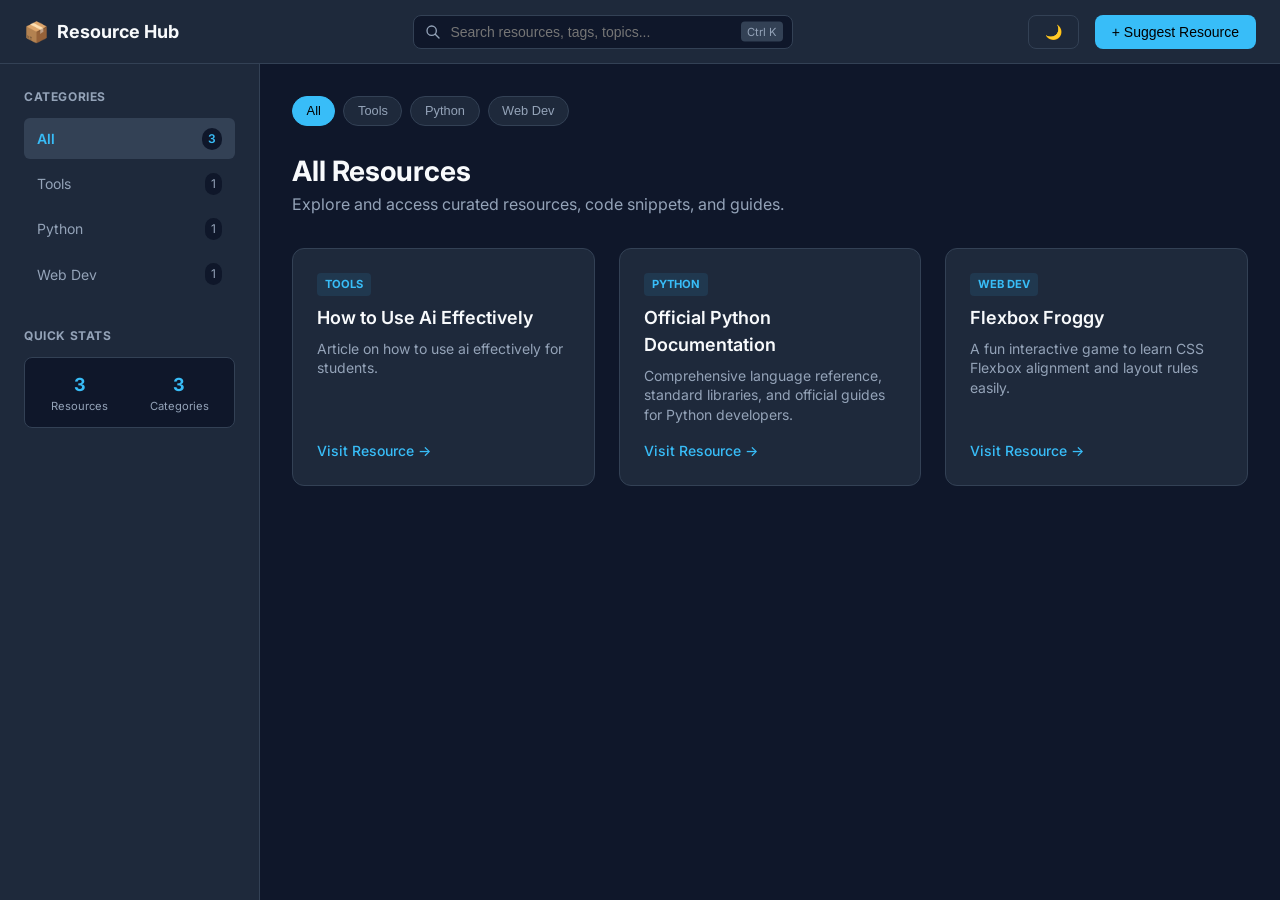
<file: index.html>
<!DOCTYPE html>
<html lang="en">
<head>
  <meta charset="UTF-8">
  <meta name="viewport" content="width=device-width, initial-scale=1.0">
  <title>Resource Hub</title>
  <!-- Google Fonts -->
  <link rel="preconnect" href="https://fonts.googleapis.com">
  <link rel="preconnect" href="https://fonts.gstatic.com" crossorigin>
  <link href="https://fonts.googleapis.com/css2?family=Inter:wght@400;500;600;700&family=JetBrains+Mono:wght@400;500&display=swap" rel="stylesheet">
  <!-- External CSS -->
  <link rel="stylesheet" href="style.css">
</head>
<body>

  <!-- Top Navigation Header -->
  <header class="navbar">
    <div class="nav-left">
      <button class="menu-toggle" id="menuToggle" aria-label="Toggle Navigation Sidebar">
        <svg width="20" height="20" fill="none" stroke="currentColor" viewBox="0 0 24 24"><path stroke-linecap="round" stroke-linejoin="round" stroke-width="2" d="M4 6h16M4 12h16M4 18h16"></path></svg>
      </button>
      <div class="logo">
        <span class="logo-icon">📦</span>
        <span class="logo-text">Resource Hub</span>
      </div>
    </div>

    <div class="nav-center">
      <div class="search-wrapper">
        <svg class="search-icon" width="16" height="16" fill="none" stroke="currentColor" viewBox="0 0 24 24"><path stroke-linecap="round" stroke-linejoin="round" stroke-width="2" d="M21 21l-6-6m2-5a7 7 0 11-14 0 7 7 0 0114 0z"></path></svg>
        <input type="text" id="searchInput" placeholder="Search resources, tags, topics..." autocomplete="off">
        <span class="search-shortcut">Ctrl K</span>
      </div>
    </div>

    <div class="nav-right">
      <button class="btn btn-outline" id="themeToggle" aria-label="Toggle Theme">
        <span id="themeIcon">🌙</span>
      </button>
      <button class="btn btn-primary" id="openModalBtn">
        <span>+ Suggest Resource</span>
      </button>
    </div>
  </header>

  <!-- Main Container -->
  <div class="app-layout">

    <!-- Sidebar Navigation -->
    <aside class="sidebar" id="sidebar">
      <div class="sidebar-section">
        <h4 class="sidebar-title">Categories</h4>
        <nav class="sidebar-nav" id="sidebarNav">
          <!-- Dynamically populated categories -->
        </nav>
      </div>

      <div class="sidebar-section">
        <h4 class="sidebar-title">Quick Stats</h4>
        <div class="stats-card">
          <div class="stat-item">
            <span class="stat-value" id="statTotal">0</span>
            <span class="stat-label">Resources</span>
          </div>
          <div class="stat-item">
            <span class="stat-value" id="statCategories">0</span>
            <span class="stat-label">Categories</span>
          </div>
        </div>
      </div>
    </aside>

    <!-- Main Content Area -->
    <main class="content-area">
      <!-- Tag / Filter Bar -->
      <div class="filter-bar" id="tagContainer">
        <!-- Dynamically populated tag filters -->
      </div>

      <!-- Category Title & Description -->
      <div class="section-header">
        <div>
          <h2 id="currentCategoryTitle">All Resources</h2>
          <p id="currentCategoryDesc" class="text-muted">Explore and access curated resources, code snippets, and guides.</p>
        </div>
      </div>

      <!-- Resource Cards Grid -->
      <div class="resource-grid" id="resourceGrid">
        <!-- Dynamically populated resource cards -->
      </div>

      <!-- Empty State View -->
      <div class="empty-state hidden" id="emptyState">
        <div class="empty-icon">🔍</div>
        <h3>No resources found</h3>
        <p class="text-muted">Try adjusting your search query or select a different category filter.</p>
        <button class="btn btn-outline" id="clearFiltersBtn">Clear Filters</button>
      </div>
    </main>

  </div>

  <!-- Add Resource Modal -->
  <div class="modal-backdrop hidden" id="modalBackdrop">
    <div class="modal">
      <div class="modal-header">
        <h3>Suggest a new resource</h3>
        <button class="modal-close" id="closeModalBtn">&times;</button>
      </div>
      <form id="addResourceForm" class="modal-body">
        <div class="form-group">
          <label for="resTitle">Title *</label>
          <input type="text" id="resTitle" placeholder="e.g. Official Python Documentation" required>
        </div>
        
        <div class="form-group">
          <label for="resCategory">Category *</label>
          <input type="text" id="resCategory" placeholder="e.g. Python, Web Dev, Tools" required>
        </div>

        <div class="form-group">
          <label for="resType">Content Format</label>
          <select id="resType">
            <option value="link">External Link / Website</option>
            <option value="code">Code Snippet Block</option>
            <option value="cheatsheet">Cheatsheet / Table</option>
          </select>
        </div>

        <div class="form-group">
          <label for="resDesc">Description *</label>
          <textarea id="resDesc" rows="3" placeholder="Brief summary of what this resource provides..." required></textarea>
        </div>

        <div class="form-group" id="urlGroup">
          <label for="resUrl">Resource URL</label>
          <input type="url" id="resUrl" placeholder="https://example.com">
        </div>

        <div class="form-group hidden" id="codeGroup">
          <label for="resCode">Code Snippet</label>
          <textarea id="resCode" rows="4" placeholder="Paste your code snippet here..."></textarea>
        </div>

        <div class="modal-footer">
          <button type="button" class="btn btn-outline" id="cancelModalBtn">Cancel</button>
          <button type="submit" class="btn btn-primary">Submit for review</button>
        </div>
      </form>
    </div>
  </div>

  <!-- External JavaScript -->
  <script src="script.js"></script>
</body>
</html>
</file>
<file: style.css>
:root {
  --bg-primary: #0f172a;
  --bg-secondary: #1e293b;
  --bg-tertiary: #334155;
  --text-main: #f8fafc;
  --text-muted: #94a3b8;
  --accent: #38bdf8;
  --accent-hover: #0284c7;
  --border: #334155;
  --card-hover-border: #38bdf8;
  --font-sans: 'Inter', -apple-system, BlinkMacSystemFont, "Segoe UI", Roboto, sans-serif;
  --font-mono: 'JetBrains Mono', monospace;
  --header-height: 64px;
  --sidebar-width: 260px;
}

[data-theme="light"] {
  --bg-primary: #f8fafc;
  --bg-secondary: #ffffff;
  --bg-tertiary: #f1f5f9;
  --text-main: #0f172a;
  --text-muted: #64748b;
  --accent: #0284c7;
  --accent-hover: #0369a1;
  --border: #e2e8f0;
  --card-hover-border: #0284c7;
}

* {
  box-sizing: border-box;
  margin: 0;
  padding: 0;
}

body {
  font-family: var(--font-sans);
  background-color: var(--bg-primary);
  color: var(--text-main);
  line-height: 1.5;
  min-height: 100vh;
  transition: background-color 0.25s, color 0.25s;
}

/* Utilities */
.hidden { display: none !important; }
.text-muted { color: var(--text-muted); }

/* Buttons */
.btn {
  display: inline-flex;
  align-items: center;
  justify-content: center;
  gap: 0.5rem;
  padding: 0.5rem 1rem;
  border-radius: 8px;
  font-size: 0.875rem;
  font-weight: 500;
  cursor: pointer;
  border: 1px solid transparent;
  transition: all 0.2s ease;
}

.btn-primary {
  background-color: var(--accent);
  color: #000;
}

.btn-primary:hover {
  background-color: var(--accent-hover);
  color: #fff;
}

.btn-outline {
  background-color: transparent;
  border-color: var(--border);
  color: var(--text-main);
}

.btn-outline:hover {
  background-color: var(--bg-tertiary);
}

/* Navbar Header */
.navbar {
  height: var(--header-height);
  position: fixed;
  top: 0;
  left: 0;
  right: 0;
  background-color: var(--bg-secondary);
  border-bottom: 1px solid var(--border);
  display: flex;
  align-items: center;
  justify-content: space-between;
  padding: 0 1.5rem;
  z-index: 100;
}

.nav-left, .nav-right {
  display: flex;
  align-items: center;
  gap: 1rem;
}

.menu-toggle {
  display: none;
  background: none;
  border: none;
  color: var(--text-main);
  cursor: pointer;
}

.logo {
  display: flex;
  align-items: center;
  gap: 0.5rem;
  font-weight: 700;
  font-size: 1.125rem;
}

.logo-icon { font-size: 1.25rem; }

/* Search Bar */
.search-wrapper {
  position: relative;
  width: 380px;
}

.search-icon {
  position: absolute;
  left: 12px;
  top: 50%;
  transform: translateY(-50%);
  color: var(--text-muted);
}

#searchInput {
  width: 100%;
  padding: 0.5rem 2.5rem 0.5rem 2.25rem;
  background-color: var(--bg-primary);
  border: 1px solid var(--border);
  border-radius: 8px;
  color: var(--text-main);
  font-size: 0.875rem;
  outline: none;
  transition: border-color 0.2s;
}

#searchInput:focus {
  border-color: var(--accent);
}

.search-shortcut {
  position: absolute;
  right: 10px;
  top: 50%;
  transform: translateY(-50%);
  font-size: 0.7rem;
  color: var(--text-muted);
  background-color: var(--bg-tertiary);
  padding: 2px 6px;
  border-radius: 4px;
  pointer-events: none;
}

/* Main Layout */
.app-layout {
  display: flex;
  padding-top: var(--header-height);
  min-height: 100vh;
}

/* Sidebar */
.sidebar {
  width: var(--sidebar-width);
  background-color: var(--bg-secondary);
  border-right: 1px solid var(--border);
  position: fixed;
  top: var(--header-height);
  bottom: 0;
  left: 0;
  padding: 1.5rem;
  display: flex;
  flex-direction: column;
  gap: 2rem;
  overflow-y: auto;
  z-index: 90;
  transition: transform 0.3s ease;
}

.sidebar-title {
  font-size: 0.75rem;
  text-transform: uppercase;
  letter-spacing: 0.05em;
  color: var(--text-muted);
  margin-bottom: 0.75rem;
}

.sidebar-nav {
  display: flex;
  flex-direction: column;
  gap: 0.25rem;
}

.nav-item {
  display: flex;
  align-items: center;
  justify-content: space-between;
  padding: 0.6rem 0.8rem;
  border-radius: 6px;
  color: var(--text-muted);
  text-decoration: none;
  font-size: 0.875rem;
  cursor: pointer;
  transition: all 0.2s;
}

.nav-item:hover, .nav-item.active {
  background-color: var(--bg-tertiary);
  color: var(--text-main);
}

.nav-item.active {
  font-weight: 600;
  color: var(--accent);
}

.item-count {
  font-size: 0.75rem;
  background-color: var(--bg-primary);
  padding: 2px 6px;
  border-radius: 10px;
}

.stats-card {
  display: flex;
  gap: 1rem;
  background-color: var(--bg-primary);
  padding: 0.8rem;
  border-radius: 8px;
  border: 1px solid var(--border);
}

.stat-item {
  display: flex;
  flex-direction: column;
  align-items: center;
  flex: 1;
}

.stat-value { font-weight: 700; font-size: 1.125rem; color: var(--accent); }
.stat-label { font-size: 0.7rem; color: var(--text-muted); }

/* Content Area */
.content-area {
  margin-left: var(--sidebar-width);
  flex: 1;
  padding: 2rem;
  max-width: 1200px;
}

/* Category Filter Tags */
.filter-bar {
  display: flex;
  gap: 0.5rem;
  flex-wrap: wrap;
  margin-bottom: 1.5rem;
}

.tag-btn {
  padding: 0.4rem 0.85rem;
  border-radius: 20px;
  background-color: var(--bg-secondary);
  border: 1px solid var(--border);
  color: var(--text-muted);
  font-size: 0.8rem;
  cursor: pointer;
  transition: all 0.2s;
}

.tag-btn:hover, .tag-btn.active {
  background-color: var(--accent);
  color: #000;
  border-color: var(--accent);
}

.section-header {
  margin-bottom: 2rem;
}

.section-header h2 { font-size: 1.75rem; font-weight: 700; }

/* Grid Layout */
.resource-grid {
  display: grid;
  grid-template-columns: repeat(auto-fill, minmax(300px, 1fr));
  gap: 1.5rem;
}

/* Resource Card Styling */
.card {
  background-color: var(--bg-secondary);
  border: 1px solid var(--border);
  border-radius: 12px;
  padding: 1.5rem;
  display: flex;
  flex-direction: column;
  justify-content: space-between;
  gap: 1rem;
  transition: transform 0.2s, border-color 0.2s, box-shadow 0.2s;
}

.card:hover {
  transform: translateY(-3px);
  border-color: var(--card-hover-border);
  box-shadow: 0 10px 25px -5px rgba(0, 0, 0, 0.2);
}

.card-top {
  display: flex;
  justify-content: space-between;
  align-items: flex-start;
}

.card-badge {
  font-size: 0.7rem;
  font-weight: 700;
  text-transform: uppercase;
  color: var(--accent);
  background-color: rgba(56, 189, 248, 0.1);
  padding: 3px 8px;
  border-radius: 4px;
}

.card-title {
  font-size: 1.125rem;
  font-weight: 600;
  margin-top: 0.5rem;
  margin-bottom: 0.5rem;
}

.card-desc {
  font-size: 0.875rem;
  color: var(--text-muted);
  line-height: 1.4;
}

/* Code Snippet Card */
.code-block {
  background-color: var(--bg-primary);
  border: 1px solid var(--border);
  border-radius: 8px;
  padding: 0.8rem;
  font-family: var(--font-mono);
  font-size: 0.8rem;
  color: var(--accent);
  position: relative;
  overflow-x: auto;
}

.copy-btn {
  position: absolute;
  top: 6px;
  right: 6px;
  background-color: var(--bg-tertiary);
  border: none;
  color: var(--text-main);
  padding: 3px 8px;
  border-radius: 4px;
  font-size: 0.7rem;
  cursor: pointer;
}

/* Card Link */
.card-action {
  align-self: flex-start;
  text-decoration: none;
  color: var(--accent);
  font-size: 0.875rem;
  font-weight: 500;
  display: inline-flex;
  align-items: center;
  gap: 0.25rem;
}

.card-action:hover { text-decoration: underline; }

/* Empty State */
.empty-state {
  text-align: center;
  padding: 4rem 1rem;
  display: flex;
  flex-direction: column;
  align-items: center;
  gap: 1rem;
}

.empty-icon { font-size: 3rem; }

/* Modal Box */
.modal-backdrop {
  position: fixed;
  inset: 0;
  background-color: rgba(0, 0, 0, 0.7);
  display: flex;
  align-items: center;
  justify-content: center;
  z-index: 1000;
  padding: 1rem;
}

.modal {
  background-color: var(--bg-secondary);
  border: 1px solid var(--border);
  border-radius: 12px;
  width: 100%;
  max-width: 500px;
  overflow: hidden;
  box-shadow: 0 20px 25px -5px rgba(0, 0, 0, 0.5);
}

.modal-header {
  padding: 1.25rem;
  border-bottom: 1px solid var(--border);
  display: flex;
  align-items: center;
  justify-content: space-between;
}

.modal-close {
  background: none;
  border: none;
  font-size: 1.5rem;
  color: var(--text-muted);
  cursor: pointer;
}

.modal-body {
  padding: 1.25rem;
  display: flex;
  flex-direction: column;
  gap: 1rem;
}

.form-group {
  display: flex;
  flex-direction: column;
  gap: 0.4rem;
}

.form-group label {
  font-size: 0.8rem;
  font-weight: 500;
  color: var(--text-muted);
}

.form-group input, .form-group select, .form-group textarea {
  background-color: var(--bg-primary);
  border: 1px solid var(--border);
  border-radius: 6px;
  padding: 0.6rem;
  color: var(--text-main);
  font-family: inherit;
  font-size: 0.875rem;
  outline: none;
}

.form-group input:focus, .form-group select:focus, .form-group textarea:focus {
  border-color: var(--accent);
}

.modal-footer {
  display: flex;
  justify-content: flex-end;
  gap: 0.5rem;
  margin-top: 1rem;
}

/* Mobile Responsive */
@media (max-width: 768px) {
  .menu-toggle { display: block; }
  .search-wrapper { width: 100%; max-width: 200px; }
  .sidebar { transform: translateX(-100%); }
  .sidebar.open { transform: translateX(0); }
  .content-area { margin-left: 0; padding: 1.25rem; }
}
</file>
